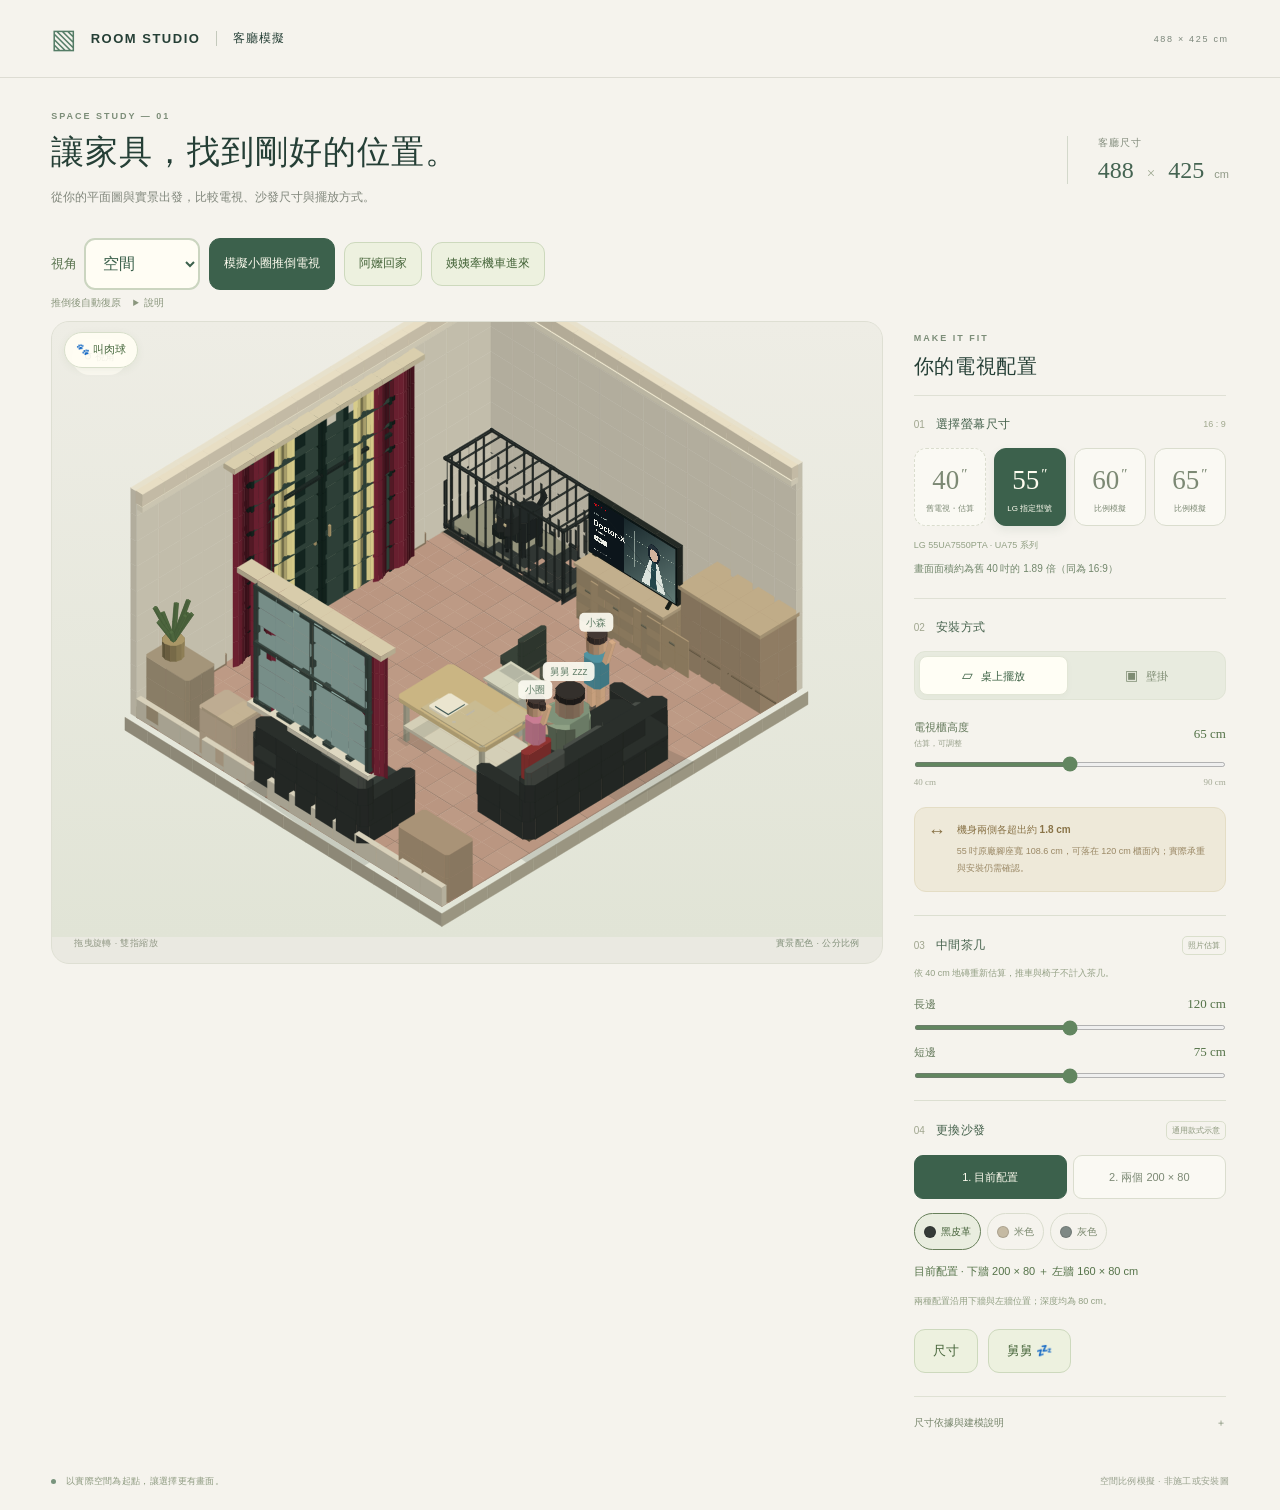
<file: index.html>
<!doctype html>
<html lang="zh-Hant"><head><meta charset="utf-8"><meta name="viewport" content="width=device-width,initial-scale=1,viewport-fit=cover"><meta name="theme-color" content="#f4f2eb"><title>客廳家具配置模擬室 · 電視與沙發比較</title><meta name="description" content="依 488 × 425 cm 客廳平面與實景配色，互動比較 LG 55UA7550PTA、60／65 吋比例及桌上／壁掛效果。"><link rel="stylesheet" href="app.css?v=sleep6"></head>
<body><header class="topbar"><a class="brand" href="./"><span class="brand-icon">▧</span> ROOM STUDIO<span class="brand-divider"></span><span class="brand-zh">客廳模擬</span></a><span class="edition">488 × 425 cm</span></header>
<main><div class="page-heading"><div><p class="eyebrow">SPACE STUDY — 01</p><h1>讓家具，找到剛好的位置。</h1><p class="intro">從你的平面圖與實景出發，比較電視、沙發尺寸與擺放方式。</p></div><div class="room-size"><span>客廳尺寸</span><strong>488 <em>×</em> 425 <small>cm</small></strong></div></div>
<div class="primary-toolbar"><label for="view-select">視角 <select id="view-select"><option value="room">空間</option><option value="sofa">沙發</option><option value="dog">肉球</option><option value="plan">平面</option></select></label><button type="button" id="play-topple">模擬小圈推倒電視</button><button type="button" id="grandma-home">阿嬤回家</button><button type="button" id="aunt-bike">姨姨牽機車</button><button type="button" id="reset-topple" aria-label="復原電視">復原</button></div><div class="animation-note"><span id="topple-status" role="status">推倒後自動復原</span><details><summary>說明</summary><p>情境動畫，非實際受力或安全測試。壁掛模式停用。</p></details></div><div class="workspace"><section class="visual-panel" aria-label="客廳空間模擬"><div class="canvas-top"><span class="scene-pill"><i></i><span id="view-label">3D 空間</span></span><button id="reset" class="text-button" type="button">↺ 視角</button></div><button type="button" id="call-dog" class="call-dog" aria-label="點黑狗：叫肉球汪汪">🐾 叫肉球</button><span id="family-speech" class="family-speech" role="status" hidden>阿嬤抱抱！</span><span id="dog-bark" class="dog-bark" role="status" hidden>汪汪！</span><canvas id="room" tabindex="0" aria-label="拖曳旋轉，雙指縮放；上方選單切換視角。"></canvas><div class="scene-bottom"><span id="scene-hint">拖曳旋轉 · 滾輪縮放 · 雙指縮放</span><span class="scale-tag">實景配色 · 公分比例</span></div><nav class="view-controls" aria-label="選擇觀看角度"><button type="button" data-view="room" aria-pressed="true"><span>◇</span> 空間</button><button type="button" data-view="sofa" aria-pressed="false"><span>▱</span> 沙發視角</button><button type="button" data-view="dog" aria-pressed="false"><span>▣</span> 肉球往外看</button><button type="button" data-view="plan" aria-pressed="false"><span>⊞</span> 平面配置</button></nav><div class="size-readout" id="size-readout" hidden><div><span>電視</span><strong><b id="size-large">55</b><small>吋</small></strong></div><div><span>機身寬度</span><strong id="body-width">123.6<small> cm</small></strong></div><div><span>中心離地</span><strong id="center-height">107.1<small> cm</small></strong></div><span class="readout-line"></span><div class="color-key"><i></i> 電視櫃 120 × 40 cm</div></div></section>
<aside class="controls"><div class="control-heading"><span class="eyebrow">MAKE IT FIT</span><h2>你的電視配置</h2></div><section class="control-section"><div class="label-line"><h3>01 <span>選擇螢幕尺寸</span></h3><span>16 : 9</span></div><div class="size-buttons" role="group" aria-label="新舊電視尺寸比較"><button type="button" data-size="40" aria-pressed="false"><strong>40<span>″</span></strong><small>舊電視・估算</small></button><button type="button" data-size="55" aria-pressed="true"><strong>55<span>″</span></strong><small>LG 指定型號</small></button><button type="button" data-size="60" aria-pressed="false"><strong>60<span>″</span></strong><small>比例模擬</small></button><button type="button" data-size="65" aria-pressed="false"><strong>65<span>″</span></strong><small>比例模擬</small></button></div><p id="model-label" class="model-label">LG 55UA7550PTA · UA75 系列</p><p id="area-compare" class="area-compare">畫面面積約為舊 40 吋的 1.89 倍</p></section>
<section class="control-section"><div class="label-line"><h3>02 <span>安裝方式</span></h3></div><div class="segmented" role="group" aria-label="安裝方式"><button type="button" data-mount="stand" aria-pressed="true"><span>▱</span> 桌上擺放</button><button type="button" data-mount="wall" aria-pressed="false"><span>▣</span> 壁掛</button></div><div class="slider-row"><label for="height" id="height-label">電視櫃高度 <span>估算，可調整</span></label><output id="height-value" for="height">65 cm</output></div><input id="height" type="range" min="40" max="90" value="65" step="1"><div class="range-labels"><span id="height-min">40 cm</span><span id="height-max">90 cm</span></div></section>
<div id="fit-note" class="fit-note" role="status"><span>↔</span><div><strong>機身兩側各超出約 1.8 cm</strong><p>55 吋原廠腳座寬 108.6 cm，可落在 120 cm 櫃面內；實際承重與安裝仍需確認。</p></div></div>
<section class="table-adjust"><div class="label-line"><h3>03 <span>中間茶几</span></h3><span class="estimated">照片估算</span></div><p>依 40 cm 地磚重新估算，推車與椅子不計入茶几。</p><div class="slider-row"><label for="table-length">長邊</label><output id="table-length-value">120 cm</output></div><input id="table-length" type="range" min="80" max="160" value="120" step="5"><div class="slider-row"><label for="table-width">短邊</label><output id="table-width-value">75 cm</output></div><input id="table-width" type="range" min="50" max="100" value="75" step="5"></section>
<section class="sofa-controls"><div class="label-line"><h3>04 <span>更換沙發</span></h3><span class="estimated">通用款式示意</span></div><div class="sofa-styles" role="group" aria-label="沙發配置"><button type="button" data-sofa="original" aria-pressed="true">1. 目前配置</button><button type="button" data-sofa="double200" aria-pressed="false">2. 兩個 200 × 80</button></div><div class="sofa-colors" role="group" aria-label="沙發顏色"><button type="button" data-sofa-color="black" aria-pressed="true"><i style="background:#353b37"></i>黑皮革</button><button type="button" data-sofa-color="beige" aria-pressed="false"><i style="background:#c5baa3"></i>米色</button><button type="button" data-sofa-color="gray" aria-pressed="false"><i style="background:#7f8985"></i>灰色</button></div><p id="sofa-summary" class="sofa-summary" role="status">目前配置 · 200 × 80 ＋ 160 × 80 cm</p><p class="model-label">兩種配置沿用下牆與左牆位置；深度均為 80 cm。</p></section><div class="secondary-tools"><button type="button" id="dimensions" aria-pressed="false">尺寸</button><button type="button" id="wake-uncle" aria-label="點舅舅冒睡覺泡泡">舅舅 💤</button></div><details class="basis"><summary>尺寸依據與建模說明 <span>＋</span></summary><p>舊電視暫以照片目測約 40 吋、機身約 95.35 × 57.31 cm 呈現，並未確認型號或實際尺寸；「舊電視」為通用厚邊框外觀示意。新舊畫面面積比較以 16:9 與對角線尺寸計算。</p><p>55 吋依 LG 台灣規格建立簡化外觀模型，非原廠 3D/CAD 檔：不含底座 123.6 × 71.8 × 6.79 cm；含底座 123.6 × 78 × 23 cm；腳座寬 108.6 cm。</p><p>60、65 吋沿用相同外觀等比例放大，並非該尺寸的實際型號。家具平面位置以配置圖為準；材質參考照片。茶几 120 × 75 cm、櫃高 65 cm、牆高 280 cm 均為可視化估算，非丈量結果。門改為後牆置中；黑色金屬狗屋沿用 170 × 70 cm 配置，約 95 cm 高為估算。窗簾、家具高度與小物為簡化示意。</p><a href="https://www.lg.com/tw/tv-soundbars/4k-uhd-tvs/55ua7550pta/" target="_blank" rel="noopener">LG 官方規格 ↗</a></details></aside></div><footer><span><i></i> 以實際空間為起點，讓選擇更有畫面。</span><span>空間比例模擬 · 非施工或安裝圖</span></footer></main><script type="module" src="app.js?v=sleep6"></script></body></html>
</file>
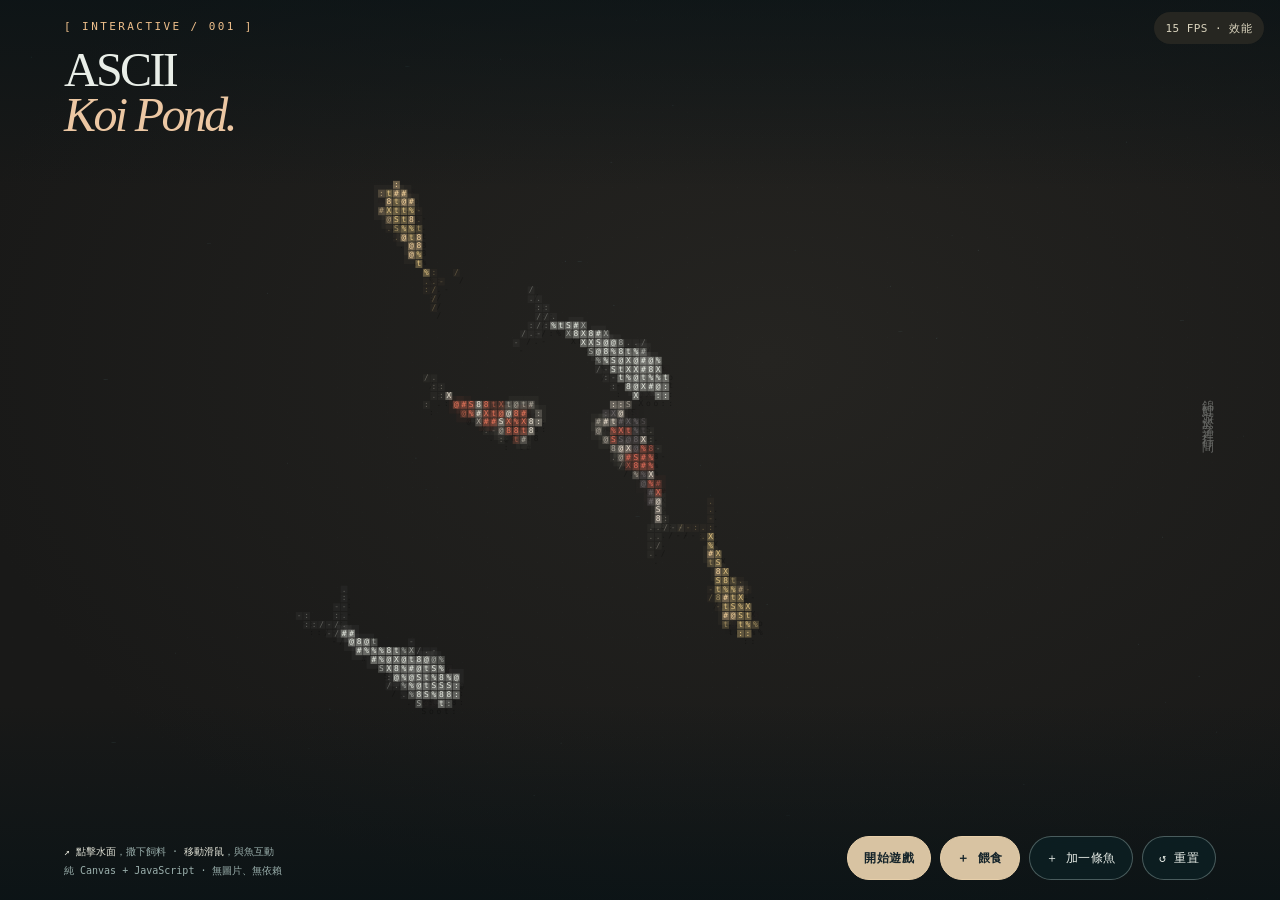
<file: koi/index.html>
<!doctype html>
<html lang="zh-Hant">
<head>
<meta charset="utf-8">
<meta name="viewport" content="width=device-width,initial-scale=1,viewport-fit=cover">
<meta name="theme-color" content="#0b1b20">
<title>ASCII KOI POND — 字元錦鯉池</title>
<style>
:root{color-scheme:dark;--bg:#0b1b20;--fg:#e9eee8;--muted:#9bb0ad;--stroke:rgba(219,239,227,.17);--glass:rgba(10,27,31,.75);--accent:#eebf8b}
*{box-sizing:border-box}html,body{height:100%;margin:0}body{font-family:ui-monospace,SFMono-Regular,Menlo,Consolas,"Noto Sans TC",monospace;background:var(--bg);color:var(--fg);overflow:hidden}
#stage{position:fixed;inset:0;overflow:hidden;background:radial-gradient(ellipse at 72% 45%,#183239 0%,#0f252b 41%,#09191f 100%);touch-action:manipulation;cursor:crosshair}
#stage::before{content:"";position:absolute;inset:0;pointer-events:none;opacity:.22;background-image:radial-gradient(circle,rgba(170,222,223,.23) .7px,transparent 1px);background-size:25px 25px;mask-image:linear-gradient(130deg,transparent,#000 40%,#000 75%,transparent)}
#pond{position:absolute;inset:0;width:100%;height:100%;display:block}
.shade{position:absolute;inset:0;pointer-events:none;background:linear-gradient(to bottom,rgba(5,17,21,.56),transparent 21%,transparent 78%,rgba(5,17,21,.64));}
header{position:absolute;z-index:2;left:clamp(20px,5vw,70px);top:clamp(25px,5vh,62px);right:clamp(20px,5vw,70px);display:flex;align-items:flex-start;justify-content:space-between;pointer-events:none}
.brand .tag{font-size:11px;letter-spacing:.22em;color:var(--accent);margin-bottom:15px}.brand h1{margin:0;font-family:Georgia,"Times New Roman",serif;font-size:clamp(36px,5.2vw,72px);font-weight:400;letter-spacing:-.055em;line-height:.93}.brand h1 em{font-style:italic;color:#ecc7a3}.brand small{display:block;margin-top:16px;color:var(--muted);font-size:12px;letter-spacing:.09em}
.right{border:1px solid var(--stroke);background:var(--glass);border-radius:12px;padding:12px 15px;backdrop-filter:blur(12px);font-size:11px;color:var(--muted);letter-spacing:.08em;line-height:1.8}.right strong{display:block;color:var(--fg);font-size:17px;font-weight:500;letter-spacing:0;font-variant-numeric:tabular-nums}
footer{position:absolute;z-index:2;bottom:clamp(22px,5vh,58px);left:clamp(20px,5vw,70px);right:clamp(20px,5vw,70px);display:flex;justify-content:space-between;align-items:end;gap:15px;pointer-events:none}
.instructions{font-size:12px;line-height:1.9;color:var(--muted)}.instructions b{color:#e4e5d9;font-weight:500}.buttons{display:flex;gap:9px;pointer-events:auto;flex-wrap:wrap;justify-content:flex-end}
button{font:inherit;font-size:12px;letter-spacing:.04em;color:var(--fg);border:1px solid rgba(215,239,232,.3);padding:12px 16px;border-radius:999px;background:rgba(12,32,37,.78);backdrop-filter:blur(14px);cursor:pointer;transition:background .15s,transform .15s}button:hover{background:rgba(36,66,69,.9);transform:translateY(-2px)}button:active{transform:scale(.96)}button.primary{color:#15242a;background:#e7cfaa;border-color:#e7cfaa;font-weight:600}button.primary:hover{background:#f4dcbc}
#toast{position:absolute;top:50%;left:50%;transform:translate(-50%,-50%);font-size:12px;letter-spacing:.12em;background:rgba(6,22,28,.78);padding:10px 17px;border:1px solid var(--stroke);border-radius:8px;pointer-events:none;opacity:0;transition:opacity .3s;z-index:2}
#legend{position:absolute;right:clamp(20px,5vw,70px);top:46%;transform:translateY(-50%);writing-mode:vertical-rl;letter-spacing:.5em;opacity:.36;font-size:12px;pointer-events:none}
@media(max-width:640px){.brand h1{font-size:38px}.brand small{font-size:10px;max-width:220px;line-height:1.6}.right{padding:8px 10px;font-size:9px}.right strong{font-size:15px}footer{align-items:stretch;flex-direction:column}.instructions{font-size:11px}.buttons{justify-content:flex-start}button{padding:11px 14px}#legend{display:none}header{top:24px}footer{bottom:max(18px,env(safe-area-inset-bottom))}}
@media(prefers-reduced-motion:reduce){button{transition:none}}
header{top:max(20px,env(safe-area-inset-top))}button{min-height:44px}footer{bottom:max(20px,env(safe-area-inset-bottom))}@media(max-height:500px){.brand h1{font-size:26px}.brand small,.brand .tag,.instructions{display:none}header{top:12px}footer{bottom:max(10px,env(safe-area-inset-bottom))}}

#stage{background:radial-gradient(ellipse at 60% 40%,#252421,#191918 75%)}
#stage::before{opacity:.07}.brand h1{font-size:clamp(28px,4vw,48px)}.brand small{display:none}
#fps{position:fixed;right:16px;top:max(12px,env(safe-area-inset-top));z-index:6;border:0;background:#262621;color:#d9d3bd;padding:7px 12px;min-height:32px;font-size:11px}
header .right{display:none}#settings{position:fixed;right:12px;top:max(52px,calc(env(safe-area-inset-top) + 44px));z-index:8;width:min(340px,calc(100vw - 24px));max-height:calc(100dvh - 120px);overflow:auto;background:#242420f5;border:1px solid #77745c55;border-radius:16px;padding:18px;box-shadow:0 12px 50px #0008;font-size:12px}#settings[hidden]{display:none}#settings label{display:flex;justify-content:space-between;align-items:center;gap:10px;margin:13px 0}#settings input[type=range]{width:145px}#settings select{background:#38382e;color:#eee;padding:8px;border:1px solid #7775;border-radius:8px}#metrics{white-space:pre-line;color:#c4beaa;line-height:1.9;border-bottom:1px solid #7774;padding-bottom:12px;font-variant-numeric:tabular-nums}.settings-actions{display:flex;gap:8px}footer .instructions{font-size:10px}button.primary{background:#d8c3a2}input{accent-color:#c9b18e}@media(max-width:640px){.brand .tag{font-size:9px;margin-bottom:9px}.brand h1{font-size:29px}footer{gap:8px}.instructions{max-width:280px}}
.extra-settings{border-top:1px solid #7774;margin-top:14px;padding-top:14px}.extra-settings summary{cursor:pointer;min-height:35px;color:#dfc8a6}.extra-settings label{flex-wrap:wrap}.extra-settings input[type=range]{width:100%}.extra-settings output{margin-left:auto;font-variant-numeric:tabular-nums}#settings{overscroll-behavior:contain;padding-bottom:max(18px,env(safe-area-inset-bottom))}#game-hud{position:fixed;top:max(16px,env(safe-area-inset-top));left:12px;z-index:5;display:flex;align-items:center;gap:8px;font-size:11px;max-width:70%;flex-wrap:wrap}#game-hud[hidden],#stick[hidden],#game-overlay[hidden]{display:none}#game-hud button{font-size:11px;padding:8px 12px}#game-stats{color:#e8d3a7}#stick{position:fixed;bottom:max(30px,env(safe-area-inset-bottom));left:24px;width:116px;height:116px;background:#e8dbb315;border:1px solid #e8dbb344;border-radius:50%;z-index:5;touch-action:none}#stick i{position:absolute;width:44px;height:44px;left:35px;top:35px;border-radius:50%;background:#d8c3a26b;pointer-events:none}#game-overlay{position:fixed;inset:0;background:#101512d9;display:flex;align-items:center;justify-content:center;flex-direction:column;gap:12px;z-index:12}#game-overlay p{font-size:13px;color:#c8c3ad}body.playing header,body.playing footer,body.playing #legend{display:none}body.playing #fps{top:auto;bottom:max(20px,env(safe-area-inset-bottom))}body.playing #settings{top:70px}#settings .game-locked{opacity:.45}#settings input:disabled{cursor:not-allowed}</style>
</head>
<body>
<div id="stage"><canvas id="pond" aria-label="互動 ASCII 錦鯉池。點擊水面餵魚。"></canvas><div class="shade"></div></div>
<header><div class="brand"><div class="tag">[ INTERACTIVE / 001 ]</div><h1>ASCII<br><em>Koi Pond.</em></h1><small>一池字元，一點漣漪。<br>每條魚都是即時繪製的文字。</small></div><div class="right">POND STATUS<strong><span id="fishCount">6</span> koi · <span id="foodCount">0</span> food</strong>已吃掉 <span id="eatenCount">0</span> 顆</div></header>
<div id="legend">錦鯉游於字裡行間</div>
<footer><div class="instructions"><b>↗ 點擊水面</b>，撒下飼料 · <b>移動滑鼠</b>，與魚互動<br>純 Canvas + JavaScript · 無圖片、無依賴</div><div class="buttons"><button class="primary" id="start-game">開始遊戲</button><button class="primary" id="feed">＋ 餵食</button><button id="add">＋ 加一條魚</button><button id="clear">↺ 重置</button></div></footer>
<button id="fps" aria-controls="settings" aria-expanded="false">FPS — · 效能</button>
<section id="settings" hidden aria-label="畫質與效能設定"><div id="metrics"></div><label>FPS 顯示<input type="checkbox" data-setting="fps"></label><label>幀率上限<select data-setting="cap"><option value="30">30 FPS</option><option value="60">60 FPS</option><option value="0">跟隨螢幕</option></select></label><label>畫質<select data-setting="quality"><option value="1">省電</option><option value="1.5">標準</option><option value="2">精緻</option></select></label><label>字元大小 <output id="glyph-value"></output><input type="range" min="75" max="110" step="1" data-setting="glyph"></label><label>游速<input type="range" min="0.5" max="1.5" step="0.1" data-setting="speed"></label><label>擺尾幅度<input type="range" min="0.5" max="1.5" step="0.1" data-setting="tail"></label><label>方格材質<input type="checkbox" data-setting="tiles"></label><label>微光<input type="checkbox" data-setting="glow"></label><label>柔暗影<input type="checkbox" data-setting="shadow"></label><label>水波<input type="checkbox" data-setting="ripples"></label><label>滑鼠驚嚇<input type="checkbox" data-setting="scare"></label><label>側鰭大小<input aria-label="側鰭大小" type="range" min="0" max="1" step="0.1" data-setting="finSize"></label><details class="extra-settings"><summary>更多參數</summary><label>魚身大小<output data-value="fishScale" data-unit="倍"></output><input aria-label="魚身大小" type="range" min="0.7" max="1.4" step="0.1" data-setting="fishScale"></label><label>擺尾頻率<output data-value="tailRate" data-unit="倍"></output><input aria-label="擺尾頻率" type="range" min="0.5" max="2" step="0.1" data-setting="tailRate"></label><label>每次餵食<output data-value="feedAmount" data-unit="顆"></output><input aria-label="每次餵食" type="range" min="1" max="12" step="1" data-setting="feedAmount"></label><label>飼料散布<output data-value="feedSpread" data-unit="px"></output><input aria-label="飼料散布" type="range" min="5" max="80" step="5" data-setting="feedSpread"></label><label>水流強度<output data-value="current" data-unit=""></output><input aria-label="水流強度" type="range" min="0" max="20" step="1" data-setting="current"></label><label>水流方向<output data-value="currentAngle" data-unit="°"></output><input aria-label="水流方向" type="range" min="0" max="360" step="15" data-setting="currentAngle"></label><label>魚身亮度<output data-value="brightness" data-unit="倍"></output><input aria-label="魚身亮度" type="range" min="0.5" max="1.5" step="0.1" data-setting="brightness"></label></details><div class="settings-actions"><button id="restore-settings">還原參數</button><button id="close-settings">關閉</button></div></section>
<div id="game-hud" hidden><span id="game-stats"></span><button id="pause-game">暫停</button><button id="exit-game">回池塘</button></div><div id="stick" hidden aria-label="拖曳搖桿控制方向"><i></i></div><div id="game-overlay" hidden><h2 id="game-title"></h2><p id="game-result"></p><button id="resume-game">繼續</button><button id="retry-game">再玩一次</button><button id="back-pond">回池塘</button></div>
<div id="toast" role="status" aria-live="polite"></div>
<script>
(()=>{
'use strict';
const canvas=document.getElementById('pond'),ctx=canvas.getContext('2d');
const stage=document.getElementById('stage');
const defaults={fps:true,cap:60,quality:1.5,glyph:88,speed:1,tail:1,tiles:true,glow:true,shadow:true,ripples:true,scare:true,fishScale:1,tailRate:1,feedAmount:6,feedSpread:36,current:0,currentAngle:0,brightness:1,finSize:1};
let settings={...defaults};try{const saved=JSON.parse(localStorage.getItem('koi-settings-v2')||'{}');for(const k in defaults)if(typeof saved[k]===typeof defaults[k])settings[k]=saved[k]}catch(e){}
for(const [k,min,max] of [['glyph',75,110],['speed',.5,1.5],['tail',.5,1.5],['fishScale',.7,1.4],['tailRate',.5,2],['feedAmount',1,12],['feedSpread',5,80],['current',0,20],['currentAngle',0,360],['brightness',.5,1.5],['finSize',0,1]])settings[k]=Number.isFinite(settings[k])?Math.max(min,Math.min(max,settings[k])):defaults[k];if(![0,30,60].includes(settings.cap))settings.cap=60;if(![1,1.5,2].includes(settings.quality))settings.quality=1.5;
const fpsButton=document.getElementById('fps'),panel=document.getElementById('settings'),metrics=document.getElementById('metrics');
function syncSettings(){document.querySelectorAll('[data-setting]').forEach(el=>{const k=el.dataset.setting;if(el.type==='checkbox')el.checked=settings[k];else el.value=settings[k]});document.getElementById('glyph-value').textContent=settings.glyph+'%';document.querySelectorAll('[data-value]').forEach(el=>el.textContent=settings[el.dataset.value]+el.dataset.unit);if(!settings.fps)fpsButton.textContent='效能 ⚙'}
function togglePanel(open){panel.hidden=!open;fpsButton.setAttribute('aria-expanded',String(open))}fpsButton.onclick=()=>togglePanel(panel.hidden);document.getElementById('close-settings').onclick=()=>togglePanel(false);
document.querySelectorAll('[data-setting]').forEach(el=>el.addEventListener('input',()=>{settings[el.dataset.setting]=el.type==='checkbox'?el.checked:Number(el.value);try{localStorage.setItem('koi-settings-v2',JSON.stringify(settings))}catch(e){}syncSettings();if(el.dataset.setting==='quality')resize()}));
document.getElementById('restore-settings').onclick=()=>{settings={...defaults};try{localStorage.removeItem('koi-settings-v2')}catch(e){}syncSettings();resize()};syncSettings();
let samples=[],measureAt=0,lastRender=0,paintMs=0;
const game={mode:'pond',worldW:0,worldH:0,camera:{x:0,y:0,zoom:1},player:null,fish:[],elapsed:0,eaten:0,spawn:0,protectedUntil:0};
const stick=document.getElementById('stick'),knob=stick.querySelector('i'),keys=new Set(),input={x:0,y:0,id:null};
const locked=['fishScale','speed','tailRate','tail','feedAmount','feedSpread','current','currentAngle','finSize'];
function gameUI(){const playing=game.mode!=='pond';document.body.classList.toggle('playing',playing);document.getElementById('game-hud').hidden=!playing;stick.hidden=!playing;document.getElementById('game-overlay').hidden=!['paused','over'].includes(game.mode);document.getElementById('game-title').textContent=game.mode==='over'?'被大魚吃掉了':'已暫停';document.getElementById('game-result').textContent=`存活 ${Math.floor(game.elapsed)} 秒 · 吃掉 ${game.eaten} 條 · 體型 ${Math.round(game.player?.len||0)}`;document.getElementById('resume-game').hidden=game.mode!=='paused';document.querySelectorAll('[data-setting]').forEach(el=>{el.disabled=playing&&locked.includes(el.dataset.setting);el.closest('label').classList.toggle('game-locked',el.disabled)});document.getElementById('restore-settings').disabled=playing;}
function gameFish(x,y,len){return{id:nextId++,x,y,len,angle:rand(-Math.PI,Math.PI),phase:rand(0,TAU),bulk:rand(.9,1.1),seed:rand(0,20),look:looks[Math.floor(rand(0,looks.length))],turn:0}}
function spawnGameFish(){let x,y;const p=game.player,size=clamp(p.len*rand(.4,1.8),25,310),safe=size>p.len*1.18?Math.max(W,H)*.7:p.len*3;for(let tries=0;tries<20;tries++){x=rand(60,game.worldW-60);y=rand(60,game.worldH-60);if(Math.hypot(x-p.x,y-p.y)>safe)break}if(Math.hypot(x-p.x,y-p.y)<safe)return;game.fish.push(gameFish(x,y,clamp(size,25,310)))}
function startGame(){game.mode='playing';game.worldW=Math.max(1800,W*3);game.worldH=Math.max(1800,H*3);game.elapsed=0;game.eaten=0;game.spawn=0;game.player=gameFish(game.worldW/2,game.worldH/2,65);game.player.look=looks[0];game.fish=[];for(let i=0;i<38;i++)spawnGameFish();game.camera={x:game.player.x,y:game.player.y,zoom:1};game.protectedUntil=4;input.x=input.y=0;keys.clear();togglePanel(false);gameUI();say('搖桿／方向鍵移動 · 吃小魚，躲大魚')}
function exitGame(){game.mode='pond';input.x=input.y=0;keys.clear();gameUI();resize()}
function pauseGame(){if(game.mode!=='playing')return;game.mode='paused';input.x=input.y=0;keys.clear();knob.style.transform='';gameUI()}
document.getElementById('start-game').onclick=startGame;document.getElementById('retry-game').onclick=startGame;document.getElementById('exit-game').onclick=exitGame;document.getElementById('back-pond').onclick=exitGame;document.getElementById('pause-game').onclick=pauseGame;document.getElementById('resume-game').onclick=()=>{game.mode='playing';last=performance.now();gameUI()};
function stickMove(e){const r=stick.getBoundingClientRect(),dx=e.clientX-r.left-r.width/2,dy=e.clientY-r.top-r.height/2,d=Math.max(1,Math.hypot(dx,dy)/40);input.x=dx/d/40;input.y=dy/d/40;knob.style.transform=`translate(${input.x*35}px,${input.y*35}px)`}
stick.onpointerdown=e=>{input.id=e.pointerId;stick.setPointerCapture(e.pointerId);stickMove(e)};stick.onpointermove=e=>{if(e.pointerId===input.id)stickMove(e)};for(const ev of ['pointerup','pointercancel','lostpointercapture'])stick.addEventListener(ev,()=>{input.id=null;input.x=input.y=0;knob.style.transform=''});
addEventListener('keydown',e=>{if(game.mode==='pond')return;if(['ArrowUp','ArrowDown','ArrowLeft','ArrowRight','w','a','s','d'].includes(e.key)){e.preventDefault();keys.add(e.key)}if(e.key==='Escape')pauseGame()});addEventListener('keyup',e=>keys.delete(e.key));addEventListener('blur',pauseGame);
function updateGame(dt){if(game.mode!=='playing')return;game.elapsed+=dt;const p=game.player;let dx=input.x+(keys.has('ArrowRight')||keys.has('d')?1:0)-(keys.has('ArrowLeft')||keys.has('a')?1:0),dy=input.y+(keys.has('ArrowDown')||keys.has('s')?1:0)-(keys.has('ArrowUp')||keys.has('w')?1:0),mag=Math.min(1,Math.hypot(dx,dy));if(mag>.08){const delta=wrap(Math.atan2(dy,dx)-p.angle);p.angle+=clamp(delta,-dt*4.5,dt*4.5);p.bend=clamp(delta,-1,1);const speed=125*Math.pow(65/p.len,.2);p.x+=Math.cos(p.angle)*speed*mag*dt;p.y+=Math.sin(p.angle)*speed*mag*dt}p.x=clamp(p.x,p.len*.5,game.worldW-p.len*.5);p.y=clamp(p.y,p.len*.5,game.worldH-p.len*.5);p.phase+=dt*5;
for(const f of game.fish){const distance=dist(f,p),danger=f.len>p.len*1.18,prey=f.len<p.len*.82;let angle=f.angle+Math.sin(game.elapsed*.7+f.seed)*.2;if(distance<330&&(danger||prey))angle=Math.atan2(p.y-f.y,p.x-f.x)+(prey?Math.PI:0);if(f.x<60||f.x>game.worldW-60||f.y<60||f.y>game.worldH-60)angle=Math.atan2(game.worldH/2-f.y,game.worldW/2-f.x);const delta=wrap(angle-f.angle);f.angle+=clamp(delta,-dt*1.5,dt*1.5);f.bend=delta;const speed=danger&&distance<330?85:45;f.x+=Math.cos(f.angle)*speed*dt;f.y+=Math.sin(f.angle)*speed*dt;f.phase+=dt*4;
const mouth={x:p.x+Math.cos(p.angle)*p.len*.34,y:p.y+Math.sin(p.angle)*p.len*.34},enemyMouth={x:f.x+Math.cos(f.angle)*f.len*.34,y:f.y+Math.sin(f.angle)*f.len*.34};if(prey&&dist(mouth,f)<f.len*.18+p.len*.07){f.dead=true;game.eaten++;p.len=Math.min(260,p.len+Math.max(1.4,f.len*.055))}else if(danger&&game.elapsed>game.protectedUntil&&dist(enemyMouth,p)<p.len*.18+f.len*.07){game.mode='over';gameUI();break}}
game.fish=game.fish.filter(f=>!f.dead);game.spawn+=dt;if(game.spawn>1.5){game.spawn=0;if(game.fish.length<42)spawnGameFish()}game.camera.x+=(p.x-game.camera.x)*Math.min(1,dt*7);game.camera.y+=(p.y-game.camera.y)*Math.min(1,dt*7);const target=clamp(Math.sqrt(65/p.len),.52,1);game.camera.zoom+=(target-game.camera.zoom)*Math.min(1,dt*2);document.getElementById('game-stats').textContent=`${Math.floor(game.elapsed)}秒 · 吃 ${game.eaten} 條 · 體型 ${Math.round(p.len)}${game.elapsed<4?' · 保護中':''} · ＋可吃 !危險`;
}
function renderGame(){ctx.clearRect(0,0,W,H);const cam=game.camera,z=cam.zoom,p=game.player;ctx.save();ctx.translate(W/2-cam.x*z,H/2-cam.y*z);ctx.scale(z,z);ctx.strokeStyle='#e0d5ab22';ctx.lineWidth=2;ctx.strokeRect(0,0,game.worldW,game.worldH);ctx.fillStyle='#b4ae8733';ctx.font='11px monospace';for(let gx=Math.max(0,Math.floor((cam.x-W/z/2)/110)*110);gx<Math.min(game.worldW,cam.x+W/z/2);gx+=110)for(let gy=Math.max(0,Math.floor((cam.y-H/z/2)/110)*110);gy<Math.min(game.worldH,cam.y+H/z/2);gy+=110)ctx.fillText('·',gx,gy);ctx.font=`500 ${9*settings.glyph/100}px monospace`;ctx.textAlign='center';ctx.textBaseline='middle';const visible=game.fish.filter(f=>Math.abs(f.x-cam.x)<W/z/2+f.len&&Math.abs(f.y-cam.y)<H/z/2+f.len);for(const f of [...visible,p]){koiGlyph(f);if(f!==p){ctx.globalAlpha=.65;ctx.fillStyle=f.len>p.len*1.18?'#e99c83':f.len<p.len*.82?'#b2cf9b':'#aaa797';ctx.fillText(f.len>p.len*1.18?'!':f.len<p.len*.82?'+':'=',f.x,f.y-f.len*.23-10)}}ctx.globalAlpha=1;ctx.strokeStyle=game.elapsed<4?'#eadbad':'#e1d4b366';ctx.beginPath();ctx.arc(p.x,p.y,p.len*.27,0,TAU);ctx.stroke();ctx.restore();ctx.globalAlpha=1;
// Edge arrows warn about nearby predators outside the viewport.
for(const f of game.fish){if(f.len<=p.len*1.18||dist(f,p)>650)continue;const sx=W/2+(f.x-cam.x)*z,sy=H/2+(f.y-cam.y)*z;if(sx>20&&sx<W-20&&sy>55&&sy<H-20)continue;ctx.fillStyle='#db987a';ctx.font='18px monospace';ctx.fillText('!',clamp(sx,18,W-18),clamp(sy,65,H-25))}}

const fishEl=document.getElementById('fishCount'),foodEl=document.getElementById('foodCount'),toastEl=document.getElementById('toast');
const TAU=Math.PI*2,rand=(a,b)=>a+Math.random()*(b-a),clamp=(x,a,b)=>Math.max(a,Math.min(b,x)),dist=(a,b)=>Math.hypot(a.x-b.x,a.y-b.y),wrap=a=>Math.atan2(Math.sin(a),Math.cos(a));
let W=innerWidth,H=innerHeight,dpr=1,time=0,last=performance.now(),nextId=1,toastTimer=0;
let fish=[],food=[],ripples=[],eaten=0,raf=0;
const eatenEl=document.getElementById("eatenCount");
const looks=[
 {name:'Kohaku',white:'#f2e9d9',red:'#ef795e',dark:'#706b69',pattern:0},
 {name:'Sanke',white:'#f3e7d7',red:'#e8705c',dark:'#6b6566',pattern:1},
 {name:'Ogon',white:'#e8c985',red:'#ffdca3',dark:'#7c5e3a',pattern:2},
 {name:'Showa',white:'#dde2d8',red:'#ef8666',dark:'#625b60',pattern:3},
 {name:'Platinum',white:'#eff3e9',red:'#cddfcf',dark:'#73858a',pattern:4}
];
function resize(){const oldW=W,oldH=H;W=stage.clientWidth;H=stage.clientHeight;if(game.mode==='pond'&&fish.length){for(const f of fish){f.x=f.x/oldW*W;f.y=f.y/oldH*H}for(const p of food){p.x=p.x/oldW*W;p.y=p.y/oldH*H}}dpr=Math.min(window.devicePixelRatio||1,settings.quality);canvas.width=Math.round(W*dpr);canvas.height=Math.round(H*dpr);canvas.style.width=W+'px';canvas.style.height=H+'px';ctx.setTransform(dpr,0,0,dpr,0,0)}
function addFish(x=rand(W*.2,W*.8),y=rand(H*.2,H*.8)){
 const len=rand(120,177)*(W<600?.92:1),angle=rand(-Math.PI,Math.PI);
 fish.push({id:nextId++,x,y,len,angle,speed:rand(24,38),cruise:rand(22,34),phase:rand(0,TAU),turn:rand(-.3,.3),wander:rand(1,4),look:looks[Math.floor(Math.random()*looks.length)],bulk:rand(.86,1.13),seed:rand(0,20)});
 fishEl.textContent=fish.length;
}
function reset(){fish=[];food=[];ripples=[];nextId=1;eaten=0;eatenEl.textContent=0;const count=W<600?4:6;for(let i=0;i<count;i++){const x=W<600?W*(i%2?.72:.30):W*(.25+.55*h(i,6.2));const y=H*(.23+.54*(i+.5)/count);addFish(x,y)}foodEl.textContent='0'}
function feed(x,y){
 for(let j=0;j<Math.round(settings.feedAmount);j++){const a=rand(0,TAU),r=rand(0,settings.feedSpread);food.push({x:clamp(x+Math.cos(a)*r,10,W-10),y:clamp(y+Math.sin(a)*r,10,H-10),age:0,life:rand(18,25),phase:rand(0,TAU)})}
 if(food.length>100)food.splice(0,food.length-100);ripples.push({x,y,age:0,max:85});foodEl.textContent=food.length;
}
let pointer={x:-500,y:-500,lastX:-500,lastY:-500,speed:0,active:false};
function movePointer(x,y){const s=Math.hypot(x-pointer.x,y-pointer.y);pointer.speed=pointer.active?s*25:0;pointer.x=x;pointer.y=y;pointer.active=true}
function update(dt){
 if(game.mode!=='pond'){updateGame(dt);return}
 time+=dt;pointer.speed*=Math.exp(-dt*5);
 food.forEach(p=>{p.age+=dt;p.y=clamp(p.y+Math.sin(p.phase+time)*dt*.45+Math.sin(settings.currentAngle*Math.PI/180)*settings.current*dt,10,H-10);p.x=clamp(p.x+Math.cos(settings.currentAngle*Math.PI/180)*settings.current*dt,10,W-10)});food=food.filter(p=>p.age<p.life);foodEl.textContent=food.length;
 ripples.forEach(r=>r.age+=dt);ripples=ripples.filter(r=>r.age<2.3);
 for(let i=0;i<fish.length;i++){
  const f=fish[i];f.phase+=dt*(2.7+f.speed*.035)*settings.tailRate;f.wander-=dt;
  if(f.wander<=0){f.wander=rand(1.5,3.5);f.turn=rand(-.75,.75)}
  let dx=Math.cos(f.angle)+Math.cos(f.angle+f.turn)*.35,dy=Math.sin(f.angle)+Math.sin(f.angle+f.turn)*.35;
  let target=null,best=Infinity;
  for(const p of food){const d=dist(f,p);if(d<best){best=d;target=p}}
  if(target){dx=(target.x-f.x);dy=(target.y-f.y);if(best<f.len*.26){food.splice(food.indexOf(target),1);eatenEl.textContent=++eaten;foodEl.textContent=food.length;ripples.push({x:target.x,y:target.y,age:0,max:26})}}
  const safe=Math.min(85,W*.16,H*.16);
  if(f.x<safe)dx+=(safe-f.x)*3;
  if(f.x>W-safe)dx-=(f.x-(W-safe))*3;
  if(f.y<safe)dy+=(safe-f.y)*3;
  if(f.y>H-safe)dy-=(f.y-(H-safe))*3;
  for(const other of fish){if(other===f)continue;const dd=dist(f,other);if(dd<80&&dd>0){dx+=(f.x-other.x)/dd*25;dy+=(f.y-other.y)/dd*25}}
  const pd=Math.hypot(pointer.x-f.x,pointer.y-f.y);
  if(settings.scare&&pointer.active&&pointer.speed>220&&pd<115&&pd>0&&!target){dx+=(f.x-pointer.x)/pd*180;dy+=(f.y-pointer.y)/pd*180}
  const desired=Math.atan2(dy,dx),delta=wrap(desired-f.angle);
  f.angle+=clamp(delta,-dt*1.2,dt*1.2);f.bend=(f.bend||0)+(clamp(delta,-1,1)-(f.bend||0))*Math.min(1,dt*3);
  const goal=target?randless(f,54,65):f.cruise;
  f.speed+=(goal-f.speed)*Math.min(1,dt*1.5);
  f.x+=Math.cos(f.angle)*f.speed*dt*settings.speed;f.y+=Math.sin(f.angle)*f.speed*dt*settings.speed;
  f.x+=Math.cos(settings.currentAngle*Math.PI/180)*settings.current*dt*.2;f.y+=Math.sin(settings.currentAngle*Math.PI/180)*settings.current*dt*.2;
  f.x=clamp(f.x,-30,W+30);f.y=clamp(f.y,-30,H+30);
 }
}
function randless(f,a,b){return a+(Math.sin(f.seed)*.5+.5)*(b-a)}
function h(x,y,z=0){const v=Math.sin(x*127.1+y*311.7+z*74.7)*43758.5453;return v-Math.floor(v)}
function rgba(hex,opacity){const n=parseInt(hex.slice(1),16);return `rgba(${n>>16},${(n>>8)&255},${n&255},${opacity})`}
function glyphAt(x,y,glyph,color,alpha=1){ctx.globalAlpha=alpha;ctx.fillStyle=color;ctx.fillText(glyph,x,y)}
// The fish are drawn entirely from characters. Each screen cell is mapped back to fish-body space.
function koiGlyph(f){
 const L=f.len*(game.mode==='pond'?settings.fishScale:1),cw=8.5*settings.glyph/100,ch=10*settings.glyph/100;
 // Piecewise spine follows the head with delayed bends increasing toward the tail.
 const spine=[];let x=f.x+Math.cos(f.angle)*L*.4,y=f.y+Math.sin(f.angle)*L*.4;
 for(let i=0;i<=16;i++){const u=i/16,angle=f.angle-(f.bend||0)*u*.7+Math.sin(f.phase-u*5)*u*u*.65*settings.tail;spine.push({x,y,u});x-=Math.cos(angle)*L/16;y-=Math.sin(angle)*L/16}
 const minX=Math.min(...spine.map(p=>p.x))-L*.3,maxX=Math.max(...spine.map(p=>p.x))+L*.3,minY=Math.min(...spine.map(p=>p.y))-L*.3,maxY=Math.max(...spine.map(p=>p.y))+L*.3;
 for(let py=Math.floor(minY/ch)*ch;py<maxY;py+=ch)for(let px=Math.floor(minX/cw)*cw;px<maxX;px+=cw){
 let best=Infinity,u=0,v=0;
 for(let i=0;i<16;i++){const a=spine[i],b=spine[i+1],dx=b.x-a.x,dy=b.y-a.y,t=clamp(((px-a.x)*dx+(py-a.y)*dy)/(dx*dx+dy*dy),0,1),rx=px-a.x-t*dx,ry=py-a.y-t*dy,d=rx*rx+ry*ry;if(d<best){best=d;u=(i+t)/16;v=(rx*(-dy)+ry*dx)/Math.hypot(dx,dy)/L}}
 // Reject endpoint projections: lateral distance alone must not extend the snout.
 if(u<=0||u>=.999)continue;
 const av=Math.abs(v),w=(u<.16?.14*Math.sqrt(Math.sin(u/.16*Math.PI/2)):.025+.115*Math.pow(Math.max(0,1-(u-.16)/.62),1.3))*f.bulk;
 const body=u<.79&&av<w,tail=u>.75&&av<(.025+(u-.75)*.65)&&u<.88+av*.75,fin=settings.finSize>0&&((u-.33)/.09)**2+((av-(w+.02*settings.finSize))/(.034*settings.finSize))**2<1;
 if(!body&&!tail&&!fin)continue;
 const n=h(Math.floor(u*36),Math.floor(v*50),f.id),p=f.look;
 let color=p.white,glyph='t%SX8@#'[Math.floor(n*7)],alpha=.93;
 if(body){const across=av/(w||1);let red=false;for(let j=0;j<3;j++){const center=.16+j*.22+(h(f.id,j)-.5)*.06;if(((u-center)/(.065+h(j,f.id)*.025))**2+((v-(h(j,3,f.id)-.5)*.045)/(.12*f.bulk))**2<1)red=true}if(red)color=p.red;if((p.pattern===1||p.pattern===3)&&h(Math.floor(u*15),Math.floor(v*18),f.id)>.8)color=p.dark;if(p.pattern===2)color=n>.6?p.red:p.white;if(p.pattern===4)color=p.white;if(across>.83)alpha=.55;if(u>.065&&u<.15&&across>.55&&across<.9){glyph='o';color='#262321'}if(u<.045)glyph=':';
 }else{glyph='-/:.'[Math.floor(n*4)];alpha=.3;color=p.white}
 if(settings.shadow)glyphAt(px+5,py+8,glyph,'#000000',.3);
 if(settings.tiles){ctx.globalAlpha=alpha*(body?.36:.12);ctx.fillStyle=color;ctx.fillRect(px-cw*.46,py-ch*.45,cw*.92,ch*.9)}
 if(settings.glow&&body&&n>.7){ctx.globalAlpha=.035;ctx.fillStyle=color;ctx.fillRect(px-cw,py-ch,cw*2,ch*2)}
 glyphAt(px,py,glyph,color,Math.min(1,alpha*settings.brightness));
 }
}

function render(){
 if(game.mode!=='pond'){renderGame();return}
 ctx.clearRect(0,0,W,H);
 ctx.font=`500 ${9*settings.glyph/100}px ui-monospace,SFMono-Regular,Menlo,Consolas,monospace`;
 ctx.textAlign='center';ctx.textBaseline='middle';
 // Glints from imagined currents, represented as occasional symbols.
 for(let i=0;i<46;i++){
  let x=(h(i,21)*W+Math.sin(time*.19+i)*15+W)%W,y=(h(i,46)*H+time*(2+i%4))%H;
  glyphAt(x,y,i%5===0?'~':i%3===0?'·':'.','#7aabb0',.09+(Math.sin(time*1.3+i)*.5+.5)*.07);
 }
 for(const r of settings.ripples?ripples:[]){const rad=(r.age/2.3)*r.max*1.6,fade=(1-r.age/2.3)*.45;for(let a=0;a<TAU;a+=.24){const x=r.x+Math.cos(a)*rad,y=r.y+Math.sin(a)*rad;glyphAt(x,y,Math.sin(a*8)>0?'.':'·','#b3d6cc',fade)}}
 for(const p of food){const pulse=.7+Math.sin(time*6+p.phase)*.17;glyphAt(p.x,p.y,'•','#e9c691',pulse);glyphAt(p.x+1,p.y+10,'.','#e9c691',.18)}
 const order=[...fish].sort((a,b)=>a.len-b.len);for(const f of order)koiGlyph(f);
 ctx.globalAlpha=1;
}
function frame(now){
 if(document.hidden)return;
 raf=requestAnimationFrame(frame);
 if(settings.cap&&now-lastRender<1000/settings.cap-.8)return;
 const dt=Math.min(.05,(now-last)/1000||.016);last=now;lastRender=now;
 const begin=performance.now();update(dt);render();paintMs=performance.now()-begin;
 samples.push({t:now,cost:paintMs});while(samples.length&&samples[0].t<now-10000)samples.shift();
 if(now-measureAt>=1000){measureAt=now;const recent=samples.filter(s=>s.t>now-1000),fps=recent.length,avg=samples.length>1?(samples.length-1)*1000/(now-samples[0].t):fps,cost=recent.reduce((n,s)=>n+s.cost,0)/Math.max(1,recent.length);fpsButton.textContent=settings.fps?fps+' FPS · 效能':'效能 ⚙';metrics.textContent=`近一秒 ${fps} FPS · 近十秒 ${avg.toFixed(1)} FPS\n計算＋繪圖 ${cost.toFixed(1)} ms／幀\n${game.mode==='pond'?fish.length:game.fish.length+1} 條魚 · ${game.mode==='pond'?food.length:0} 顆飼料 · 已吃 ${game.mode==='pond'?eaten:game.eaten}\nCanvas ${canvas.width} × ${canvas.height} · DPR ${dpr}\n幀率上限 ${settings.cap||'跟隨螢幕'}`}
}
function centerFeed(){feed(W*.52,H*.52);say('飼料已撒入水中')}
function say(message){toastEl.textContent=message;toastEl.style.opacity='1';clearTimeout(toastTimer);toastTimer=setTimeout(()=>toastEl.style.opacity='0',1100)}
canvas.addEventListener('pointermove',e=>{const r=canvas.getBoundingClientRect();e.pointerType==='mouse'&&movePointer(e.clientX-r.left,e.clientY-r.top)},{passive:true});
canvas.addEventListener('pointerleave',()=>pointer.active=false);
canvas.addEventListener('pointerdown',e=>{if(game.mode!=='pond')return;const r=canvas.getBoundingClientRect();feed(e.clientX-r.left,e.clientY-r.top)});
document.getElementById('feed').addEventListener('click',centerFeed);
document.getElementById('add').addEventListener('click',()=>{if(fish.length>=15){say('最多 15 條錦鯉');return}addFish();say('新錦鯉入池！')});
document.getElementById('clear').addEventListener('click',()=>{reset();say('池塘已重置')});
addEventListener('resize',resize);resize();reset();render();raf=requestAnimationFrame(frame);
document.addEventListener("visibilitychange",()=>{if(document.hidden)pauseGame();cancelAnimationFrame(raf);samples=[];lastRender=0;measureAt=0;last=performance.now();if(!document.hidden)raf=requestAnimationFrame(frame)});
new ResizeObserver(()=>{resize();render()}).observe(stage);
})();
</script>
</body>
</html>
</file>
<file: app.css>
:root{font-family:-apple-system,BlinkMacSystemFont,'Noto Sans TC','PingFang TC',sans-serif;color:#253f36;background:#f5f3ed;font-synthesis:none}*{box-sizing:border-box}body{margin:0}button,input,a{-webkit-tap-highlight-color:transparent}button{font:inherit;cursor:pointer}button:focus-visible,a:focus-visible,canvas:focus-visible,input:focus-visible{outline:3px solid #b69b69;outline-offset:4px}button{touch-action:manipulation}button:disabled{opacity:.5;cursor:default}.topbar{height:78px;border-bottom:1px solid #dddcd3;display:flex;align-items:center;justify-content:space-between;padding:0 4vw}.brand{font-size:13px;font-weight:650;letter-spacing:1.5px;display:flex;align-items:center;gap:12px;color:inherit;text-decoration:none}.brand-icon{font-size:27px;color:#547c66}.brand-divider{height:15px;border-left:1px solid #c4c9bc;margin:0 4px}.brand-zh{font-size:12px;letter-spacing:1px;font-weight:450}.edition{font-size:9px;letter-spacing:1.7px;color:#7c877b;display:flex;align-items:center;gap:12px}.edition i,.scene-pill i,footer i{width:6px;height:6px;display:inline-block;background:#78947d;border-radius:50%}main{max-width:1600px;margin:auto;padding:33px 4vw 0}.page-heading{display:flex;align-items:center;justify-content:space-between;margin-bottom:29px;gap:20px}.eyebrow{font-size:9px;letter-spacing:2px;font-weight:600;color:#7c8d78;margin:0 0 10px}h1{font-size:clamp(23px,2.55vw,38px);font-weight:500;letter-spacing:1px;margin:0 0 12px}.intro{font-size:12px;line-height:1.8;color:#81877c;margin:0}.room-size{border-left:1px solid #d3d8cb;padding-left:30px;white-space:nowrap}.room-size>span{display:block;font-size:10px;color:#818b7b;letter-spacing:1px;margin-bottom:7px}.room-size strong{font-family:Georgia,serif;font-weight:400;font-size:24px;color:#456452}.room-size em{font-size:15px;margin:0 7px;font-style:normal;color:#9aa58d}.room-size small{font:11px sans-serif;color:#8f9986;margin-left:4px}.workspace{display:grid;grid-template-columns:minmax(0,1fr) 318px;gap:28px;align-items:start}.visual-panel{min-width:0;background:#eae9e1;border:1px solid #dedfd3;border-radius:18px;overflow:hidden;position:sticky;top:20px}.canvas-top{position:absolute;z-index:2;top:17px;left:20px;right:20px;display:flex;align-items:center;justify-content:space-between;pointer-events:none}.scene-pill{background:#fffdf4dc;border:1px solid #fffc;box-shadow:0 2px 12px #4a574308;display:flex;align-items:center;gap:8px;padding:8px 12px;border-radius:30px;font-size:10px;color:#5b7561}.text-button{border:0;background:#fffdf4bb;border-radius:20px;padding:8px 12px;color:#73836b;font-size:10px;pointer-events:auto;min-height:36px}#room{display:block;width:100%;height:clamp(410px,52vw,615px);outline-offset:-4px;touch-action:none;cursor:grab}#room:active{cursor:grabbing}.scene-bottom{display:flex;justify-content:space-between;align-items:center;gap:12px;padding:0 22px 13px;font-size:9px;color:#939a87;letter-spacing:.4px}.scale-tag{font-size:9px;color:#83917b}.view-controls{display:flex;gap:3px;border-top:1px solid #d9dccd;justify-content:center;padding:12px 15px;background:#f0f0e6}.view-controls button{border:1px solid transparent;padding:9px 15px;min-height:40px;border-radius:10px;font-size:11px;background:transparent;color:#7d8a73;display:flex;align-items:center;gap:7px}.view-controls button>span{font-size:17px;line-height:1}.view-controls [aria-pressed=true]{background:#fffef7;box-shadow:0 2px 8px #5260440a;border-color:#dfe3d4;color:#34593f}.size-readout{display:flex;align-items:center;gap:25px;background:#faf9f2;padding:19px 23px;border-top:1px solid #e2e4d8}.size-readout>div>span{display:block;font-size:9px;color:#8c9681;margin-bottom:7px}.size-readout strong{font-family:Georgia,serif;font-size:24px;line-height:1;font-weight:400;color:#3c5b43;white-space:nowrap}.size-readout strong b{font-weight:400}.size-readout strong small{font:10px sans-serif;color:#86917c;margin-left:3px}.readout-line{height:31px;border-left:1px solid #ddd;flex:0 0 auto}.size-readout .color-key{font-size:10px;color:#87947b;white-space:nowrap;display:flex;gap:7px;align-items:center}.color-key i{width:8px;height:8px;border-radius:2px;background:#a18d6d}.controls{padding:0 3px}.control-heading{padding:6px 0 15px}.control-heading .eyebrow{font-size:9px}.control-heading h2{font-size:20px;font-weight:500;letter-spacing:.6px;margin:8px 0 0}.control-section{padding:20px 0;border-top:1px solid #dfe0d5}.label-line{display:flex;align-items:center;justify-content:space-between;gap:8px}.label-line h3{font-size:10px;color:#a0a68f;font-weight:450;margin:0 0 15px}.label-line h3 span{font-size:12px;color:#46624d;letter-spacing:.5px;margin-left:8px}.label-line>span{font-size:9px;color:#a0a88e;margin-bottom:15px}.size-buttons{display:grid;grid-template-columns:repeat(3,1fr);gap:8px}.size-buttons button{border:1px solid #daddce;border-radius:12px;background:#faf9f3;color:#7c8974;padding:16px 4px 11px;text-align:center;transition:background .2s,color .2s}.size-buttons strong{font:30px Georgia,serif;display:block}.size-buttons strong span{font-size:15px;vertical-align:super;margin-left:2px}.size-buttons small{display:block;font-size:8px;margin-top:7px;font-weight:400;letter-spacing:.4px}.size-buttons [aria-pressed=true]{background:#3c614c;color:#fffdf0;border-color:#3c614c;box-shadow:0 4px 10px #3c614c18}.model-label{font-size:9px;color:#92a084;margin:12px 0 0;line-height:1.7}.segmented{display:flex;background:#e8ebdf;border:1px solid #e0e4d5;border-radius:11px;padding:4px;gap:4px}.segmented button{flex:1;background:transparent;border:1px solid transparent;color:#7e8c73;border-radius:8px;padding:9px 2px;font-size:11px;min-height:39px}.segmented button>span{margin-right:5px;font-size:14px}.segmented [aria-pressed=true]{background:#fffef5;border-color:#e2e6d6;box-shadow:0 2px 6px #4c5d3a08;color:#3d6245}.slider-row{display:flex;align-items:center;justify-content:space-between;margin-top:20px;margin-bottom:10px;gap:10px}.slider-row label{font-size:11px;color:#64795b}.slider-row label span{font-size:8px;color:#9ba38e;display:block;margin-top:3px}.slider-row output{font:13px Georgia,serif;color:#557349;white-space:nowrap}input[type=range]{display:block;width:100%;height:5px;accent-color:#628660;cursor:pointer;margin:13px 0 10px;touch-action:pan-y}.range-labels{display:flex;justify-content:space-between;font:9px Georgia,serif;color:#a4aa96}.fit-note{display:flex;align-items:flex-start;gap:11px;background:#eee9d9;border:1px solid #e4ddc5;border-radius:12px;padding:14px 13px;margin-bottom:23px;color:#897347}.fit-note>span{font-size:18px;line-height:1}.fit-note strong{font-size:10px;font-weight:550;display:block;line-height:1.6}.fit-note p{font-size:9px;line-height:1.9;margin:5px 0 0;color:#9a8865}.fit-note.wall{background:#e6ecdf;border-color:#d9e3cf;color:#66845a}.fit-note.wall p{color:#829772}.table-adjust{border-top:1px solid #dcdfd1;padding-top:20px}.table-adjust>p{font-size:9px;line-height:1.9;color:#94a085;margin:-5px 0 0}.table-adjust .slider-row{margin-top:14px}.estimated{color:#8b977b!important;font-size:8px!important;border:1px solid #dadfcc;padding:3px 5px;border-radius:5px}.basis{border-top:1px solid #dfe1d4;margin-top:23px;padding-top:16px;font-size:9px;color:#94a087;line-height:1.9}.basis summary{font-size:10px;color:#76856b;cursor:pointer;list-style:none;display:flex;justify-content:space-between;min-height:36px}.basis p{margin:8px 0}.basis a{color:#6e875f}footer{display:flex;justify-content:space-between;gap:15px;padding:26px 0 22px;font-size:9px;letter-spacing:.3px;color:#98a18d}footer i{width:5px;height:5px;margin-right:7px}footer span:first-child{color:#8e9b81}@media(min-width:1450px){.workspace{grid-template-columns:minmax(0,1fr) 350px;gap:40px}.size-buttons button{padding-top:21px;padding-bottom:15px}}@media(max-width:1050px){.workspace{grid-template-columns:minmax(0,1fr) 280px;gap:20px}.size-readout{gap:18px;padding:17px}.readout-line,.size-readout .color-key{display:none}.scene-bottom{padding:0 15px 10px}.view-controls button{padding:9px 10px;font-size:10px}}@media(max-width:760px){.topbar{height:62px;padding:0 20px}.brand{font-size:11px;gap:8px}.brand-icon{font-size:23px}.brand-zh{font-size:10px}.edition{display:none}main{padding:23px 16px 0}.page-heading{margin-bottom:20px;align-items:flex-start;gap:10px}h1{font-size:24px;line-height:1.45;letter-spacing:0;margin:0 0 8px}.eyebrow{font-size:8px}.intro{font-size:10px;max-width:230px}.room-size{padding-left:12px;margin-top:20px}.room-size strong{font-size:17px}.room-size>span{font-size:8px}.room-size small{font-size:8px}.room-size em{margin:0 2px}.workspace{grid-template-columns:1fr;gap:24px}.visual-panel{position:relative;top:auto;border-radius:14px}#room{height:420px}.canvas-top{top:12px;left:12px;right:12px}.scene-bottom{font-size:8px;letter-spacing:0}.scale-tag{font-size:8px}.view-controls{padding:9px 8px;gap:0;justify-content:space-between}.view-controls button{padding:8px 9px;font-size:10px;gap:5px}.size-readout{justify-content:space-between;padding:15px 18px}.size-readout strong{font-size:23px}.size-readout>div>span{font-size:8px}.controls{display:grid;grid-template-columns:1fr 1fr;gap:0 24px;padding:0 4px}.control-heading{grid-column:1/-1;padding:0 0 15px}.control-heading h2{font-size:19px}.control-heading .eyebrow{display:none}.control-section{padding-top:16px}.size-buttons strong{font-size:26px}.size-buttons small{font-size:7px;letter-spacing:0}.size-buttons{gap:5px}.size-buttons button{padding-top:13px}.fit-note{grid-column:1/-1;margin-bottom:20px}.table-adjust{grid-column:1/-1;display:grid;grid-template-columns:1fr 1fr;gap:0 20px}.table-adjust .label-line,.table-adjust>p{grid-column:1/-1}.table-adjust .slider-row:nth-of-type(2){grid-column:1;grid-row:3}.table-adjust #table-length{grid-column:1;grid-row:4}.table-adjust .slider-row:nth-of-type(3){grid-column:2;grid-row:3}.table-adjust #table-width{grid-column:2;grid-row:4}.basis{grid-column:1/-1;margin-top:18px}.basis p{font-size:11px}footer{font-size:8px;flex-direction:column;gap:9px;padding-top:20px}}@media(max-width:380px){.controls{display:block}.control-heading{margin-bottom:5px}.control-section{padding-top:20px}.table-adjust{display:block}.page-heading{display:block}.room-size{border:0;margin-top:14px;padding:0;display:flex;gap:10px;align-items:center}.room-size>span{margin-bottom:0}.intro{max-width:none}#room{height:370px}.view-controls button{padding-left:6px;padding-right:6px}.scale-tag{display:none}}@media(prefers-reduced-motion:reduce){*{transition:none!important}}

.size-buttons{grid-template-columns:repeat(4,minmax(0,1fr))}.size-buttons strong{font-size:27px}.size-buttons small{font-size:8px;letter-spacing:0}.size-buttons button[data-size="40"]{border-style:dashed}.area-compare{font-size:10px;line-height:1.8;color:#71866b;margin:7px 0 0}@media(max-width:760px){.controls>.control-section:first-of-type{grid-column:1/-1}.size-buttons{gap:9px}.size-buttons button{padding:15px 4px}.controls>.control-section:nth-of-type(2){grid-column:1/-1}.size-buttons small{font-size:9px}}

[hidden]{display:none!important}.sofa-controls{border-top:1px solid #dcdfd1;padding-top:20px;margin-top:22px}.sofa-styles{display:grid;grid-template-columns:repeat(3,1fr);gap:6px}.sofa-styles button{min-height:44px;padding:9px 3px;border:1px solid #daddce;background:#faf9f3;border-radius:9px;color:#7c8974;font-size:11px}.sofa-styles [aria-pressed=true]{background:#3c614c;color:#fffdf0;border-color:#3c614c}.sofa-placement{margin-top:20px}.sofa-colors{display:flex;gap:6px;flex-wrap:wrap;margin-top:14px}.sofa-colors button{display:flex;align-items:center;gap:5px;border:1px solid #daddce;background:transparent;border-radius:20px;min-height:37px;padding:7px 9px;font-size:10px;color:#7a886e}.sofa-colors i{width:12px;height:12px;border-radius:50%;border:1px solid #0002}.sofa-colors [aria-pressed=true]{border-color:#68805b;background:#e9eddf;color:#45623a}.sofa-summary{font-size:11px;color:#557349;line-height:1.8;margin:12px 0 0}@media(max-width:760px){.sofa-controls{grid-column:1/-1}.sofa-styles button{font-size:12px}.sofa-placement button{min-height:44px}}

.sofa-styles{grid-template-columns:1fr 1fr}.sofa-styles button{font-size:11px;line-height:1.7}.topple-controls{border-top:1px solid #dcdfd1;margin-top:22px;padding-top:18px}.topple-controls>p{font-size:11px;line-height:1.8;color:#7d8b70}.topple-controls small{display:block;font-size:10px;line-height:1.8;color:#99835e}.topple-buttons{display:flex;gap:8px}.topple-buttons button{border:1px solid #d9ddcc;min-height:44px;border-radius:10px;background:#3c614c;color:#fffdf0;padding:10px 12px;font-size:11px}.topple-buttons #reset-topple{background:#edeedc;color:#68825e}.topple-buttons button:disabled{opacity:.45;cursor:default}@media(max-width:760px){.topple-controls{grid-column:1/-1}}

.primary-toolbar{display:flex;gap:9px;align-items:center;margin-bottom:6px}.primary-toolbar label{display:flex;align-items:center;gap:7px;font-size:12px;color:#58724e}.primary-toolbar select{font:inherit;min-height:44px;border:1px solid #cbd5c0;border-radius:11px;background:#fffdf4;color:#3c614c;padding:8px 27px 8px 11px;max-width:130px}.primary-toolbar button{font-size:12px;min-height:44px;padding:10px 14px;background:#3c614c;border:1px solid #3c614c;border-radius:11px;color:#fffdf0}.primary-toolbar #reset-topple{background:#ecefdf;color:#647f53;border-color:#d8dfcc}.primary-toolbar button:disabled{opacity:.45}.animation-note{display:flex;align-items:baseline;gap:12px;min-height:25px;font-size:10px;color:#8a967d;position:relative}.animation-note details summary{cursor:pointer}.animation-note details p{position:absolute;z-index:5;top:16px;left:0;max-width:310px;padding:12px;background:#fffdf4;border:1px solid #dde0d0;border-radius:9px;color:#7d876b;line-height:1.8;box-shadow:0 5px 15px #354a3312}.view-controls{display:none}.canvas-top .scene-pill{display:none}@media(max-width:760px){.topbar{height:48px;padding:0 16px}.brand{font-size:0;gap:7px;letter-spacing:0}.brand-icon{font-size:22px}.brand-divider{display:none}.brand-zh{font-size:15px;font-weight:600;letter-spacing:1px}.edition{display:block;font-size:10px;letter-spacing:0;color:#8b967e}.page-heading{display:none}main{padding:12px 12px 0}.primary-toolbar{gap:6px;flex-wrap:nowrap}.primary-toolbar label{font-size:11px;gap:5px;flex:0 0 auto}.primary-toolbar select{padding:8px 5px;font-size:12px;max-width:76px;min-width:62px}.primary-toolbar button{padding:8px 9px;font-size:11px;white-space:nowrap}.primary-toolbar #play-topple{flex:1}.primary-toolbar #reset-topple{font-size:11px}.animation-note{font-size:9px;min-height:22px}.visual-panel{border-radius:12px}#room{height:360px}.canvas-top{top:7px;left:9px;right:9px}.text-button{font-size:9px;padding:6px 9px;min-height:32px}.scene-bottom{padding:0 12px 8px;font-size:9px}.scale-tag{display:none}.size-readout{padding:12px 16px}.size-readout strong{font-size:21px}.workspace{gap:20px}.controls .control-heading{padding-bottom:10px}.controls .control-heading h2{font-size:16px}.size-readout>div>span{font-size:9px}footer{display:none}}@media(max-width:350px){.primary-toolbar label{font-size:0;gap:0}.primary-toolbar select{font-size:11px}.primary-toolbar button{padding:8px 6px}#room{height:335px}}

.primary-toolbar #reset-topple{display:none}

.call-dog{position:absolute;z-index:3;left:12px;top:10px;min-height:36px;padding:7px 11px;border:1px solid #d7deca;border-radius:24px;background:#fffdf3e8;color:#47693e;font-size:11px;box-shadow:0 2px 8px #435a3310}.dog-bark{position:absolute;z-index:4;left:50%;top:42px;transform:translateX(-50%);padding:9px 17px;border:2px solid #fff;border-radius:18px;background:#dbe9b7;color:#3c5c2c;font-size:20px;font-weight:700;pointer-events:none;box-shadow:0 5px 14px #36522a20}.dog-bark:not([hidden]){animation:woof-pop .4s ease-out}@keyframes woof-pop{0%{transform:translateX(-50%) scale(.5) rotate(-12deg)}60%{transform:translateX(-50%) scale(1.18) rotate(7deg)}100%{transform:translateX(-50%) scale(1) rotate(0)}}@media(prefers-reduced-motion:reduce){.dog-bark{animation:none!important}}

.primary-toolbar label{font-size:13px;font-weight:600}.primary-toolbar select{font-size:16px;min-height:52px;min-width:116px;padding:10px 22px 10px 13px;border-width:2px}.primary-toolbar #play-topple{min-height:52px}@media(max-width:760px){.primary-toolbar{gap:9px}.primary-toolbar label{font-size:12px;gap:7px}.primary-toolbar select{font-size:17px;min-width:100px;max-width:110px;min-height:54px;padding:9px}.primary-toolbar #play-topple{font-size:12px;white-space:normal;line-height:1.5;min-height:54px}}@media(max-width:350px){.primary-toolbar label{font-size:0;gap:0}.primary-toolbar select{min-width:91px}}

.primary-toolbar{flex-wrap:wrap}.primary-toolbar #grandma-home,.primary-toolbar #aunt-bike,.primary-toolbar #dimensions{background:#edf1df;color:#46653a;border-color:#cdd9bd}.primary-toolbar #dimensions[aria-pressed=true]{background:#6b875c;color:white}.family-speech{position:absolute;z-index:4;left:50%;top:75px;transform:translateX(-50%);padding:10px 17px;border-radius:20px;background:#fff2d2;color:#96684f;font-weight:600;pointer-events:none}@media(max-width:760px){.primary-toolbar{display:grid;grid-template-columns:auto 1fr 1fr}.primary-toolbar label{grid-column:1}.primary-toolbar #play-topple{grid-column:2/4}.primary-toolbar #dimensions,.primary-toolbar #grandma-home,.primary-toolbar #aunt-bike{min-height:44px;font-size:12px;padding:8px;white-space:normal}.primary-toolbar #dimensions{grid-column:1}.primary-toolbar #aunt-bike{grid-column:3}}

.secondary-tools{display:flex;gap:10px;margin:20px 0 12px}.secondary-tools button{min-height:44px;padding:10px 18px;border:1px solid #cdd9bd;border-radius:11px;background:#edf1df;color:#46653a;font:inherit;font-size:13px}.secondary-tools #dimensions[aria-pressed=true]{background:#6b875c;color:#fff}@media(max-width:760px){.primary-toolbar #grandma-home{grid-column:1/2}.primary-toolbar #aunt-bike{grid-column:2/4}}
</file>
